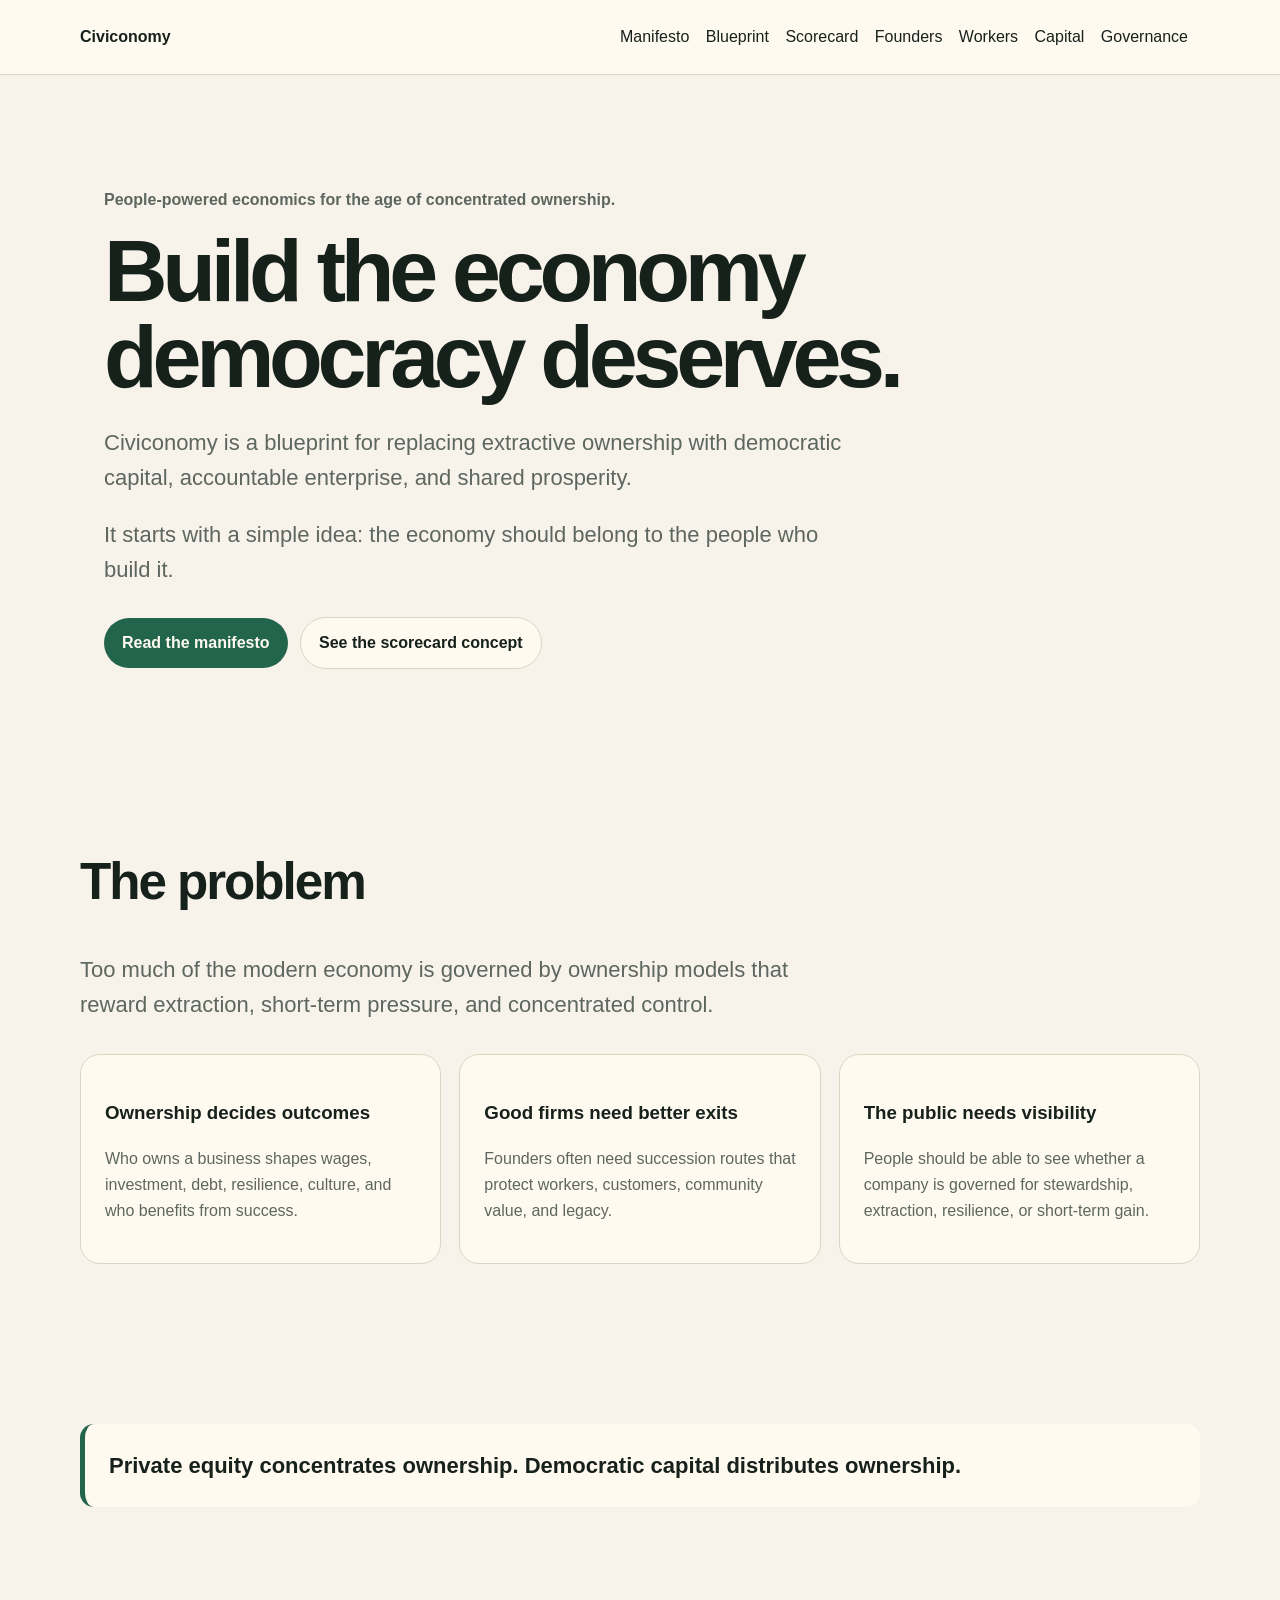
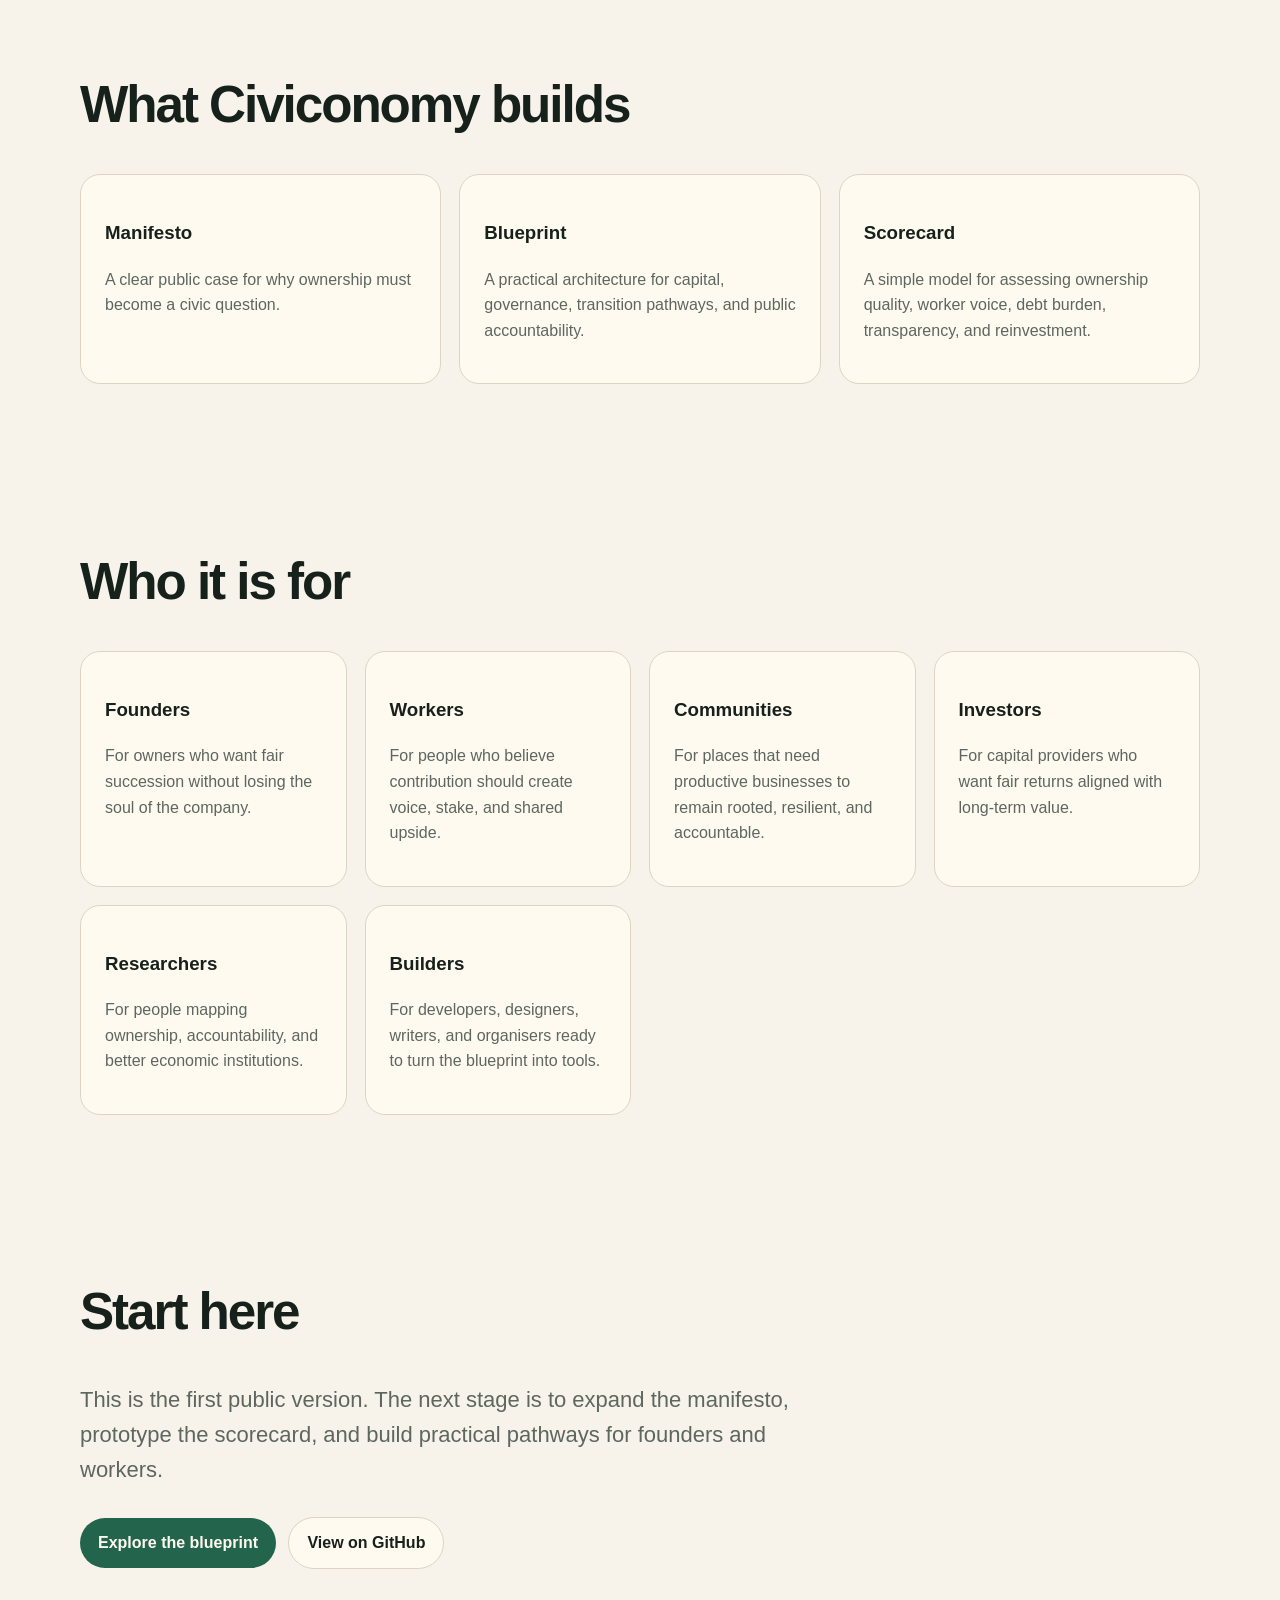
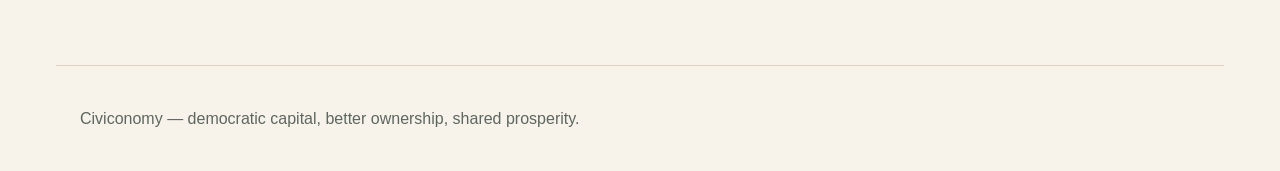
<file: site/index.html>
<!doctype html>
<html lang="en">
<head>
  <meta charset="utf-8">
  <meta name="viewport" content="width=device-width, initial-scale=1">
  <title>Civiconomy — A people-powered economy</title>
  <meta name="description" content="Civiconomy is a blueprint for democratic capital, better ownership, and a people-powered economy.">
  <link rel="stylesheet" href="styles.css">
</head>
<body>
  <header>
    <nav>
      <a class="brand" href="index.html">Civiconomy</a>
      <div>
        <a href="manifesto.html">Manifesto</a>
        <a href="blueprint.html">Blueprint</a>
        <a href="scorecard.html">Scorecard</a>
        <a href="founders.html">Founders</a>
        <a href="workers.html">Workers</a>
        <a href="capital.html">Capital</a>
        <a href="governance.html">Governance</a>
      </div>
    </nav>
  </header>

  <main>
    <section class="hero">
      <p class="muted"><strong>People-powered economics for the age of concentrated ownership.</strong></p>
      <h1>Build the economy democracy deserves.</h1>
      <p class="lede">Civiconomy is a blueprint for replacing extractive ownership with democratic capital, accountable enterprise, and shared prosperity.</p>
      <p class="lede">It starts with a simple idea: the economy should belong to the people who build it.</p>
      <p>
        <a class="button" href="manifesto.html">Read the manifesto</a>
        <a class="button secondary" href="scorecard.html">See the scorecard concept</a>
      </p>
    </section>

    <section>
      <h2>The problem</h2>
      <p class="lede">Too much of the modern economy is governed by ownership models that reward extraction, short-term pressure, and concentrated control.</p>
      <div class="grid">
        <article class="card">
          <h3>Ownership decides outcomes</h3>
          <p>Who owns a business shapes wages, investment, debt, resilience, culture, and who benefits from success.</p>
        </article>
        <article class="card">
          <h3>Good firms need better exits</h3>
          <p>Founders often need succession routes that protect workers, customers, community value, and legacy.</p>
        </article>
        <article class="card">
          <h3>The public needs visibility</h3>
          <p>People should be able to see whether a company is governed for stewardship, extraction, resilience, or short-term gain.</p>
        </article>
      </div>
    </section>

    <section>
      <blockquote>Private equity concentrates ownership. Democratic capital distributes ownership.</blockquote>
    </section>

    <section>
      <h2>What Civiconomy builds</h2>
      <div class="grid">
        <article class="card">
          <h3>Manifesto</h3>
          <p>A clear public case for why ownership must become a civic question.</p>
        </article>
        <article class="card">
          <h3>Blueprint</h3>
          <p>A practical architecture for capital, governance, transition pathways, and public accountability.</p>
        </article>
        <article class="card">
          <h3>Scorecard</h3>
          <p>A simple model for assessing ownership quality, worker voice, debt burden, transparency, and reinvestment.</p>
        </article>
      </div>
    </section>

    <section>
      <h2>Who it is for</h2>
      <div class="grid">
        <article class="card"><h3>Founders</h3><p>For owners who want fair succession without losing the soul of the company.</p></article>
        <article class="card"><h3>Workers</h3><p>For people who believe contribution should create voice, stake, and shared upside.</p></article>
        <article class="card"><h3>Communities</h3><p>For places that need productive businesses to remain rooted, resilient, and accountable.</p></article>
        <article class="card"><h3>Investors</h3><p>For capital providers who want fair returns aligned with long-term value.</p></article>
        <article class="card"><h3>Researchers</h3><p>For people mapping ownership, accountability, and better economic institutions.</p></article>
        <article class="card"><h3>Builders</h3><p>For developers, designers, writers, and organisers ready to turn the blueprint into tools.</p></article>
      </div>
    </section>

    <section>
      <h2>Start here</h2>
      <p class="lede">This is the first public version. The next stage is to expand the manifesto, prototype the scorecard, and build practical pathways for founders and workers.</p>
      <p>
        <a class="button" href="blueprint.html">Explore the blueprint</a>
        <a class="button secondary" href="https://github.com/SolStis86/civiconomy">View on GitHub</a>
      </p>
    </section>
  </main>

  <footer>
    <p>Civiconomy — democratic capital, better ownership, shared prosperity.</p>
  </footer>
</body>
</html>
</file>
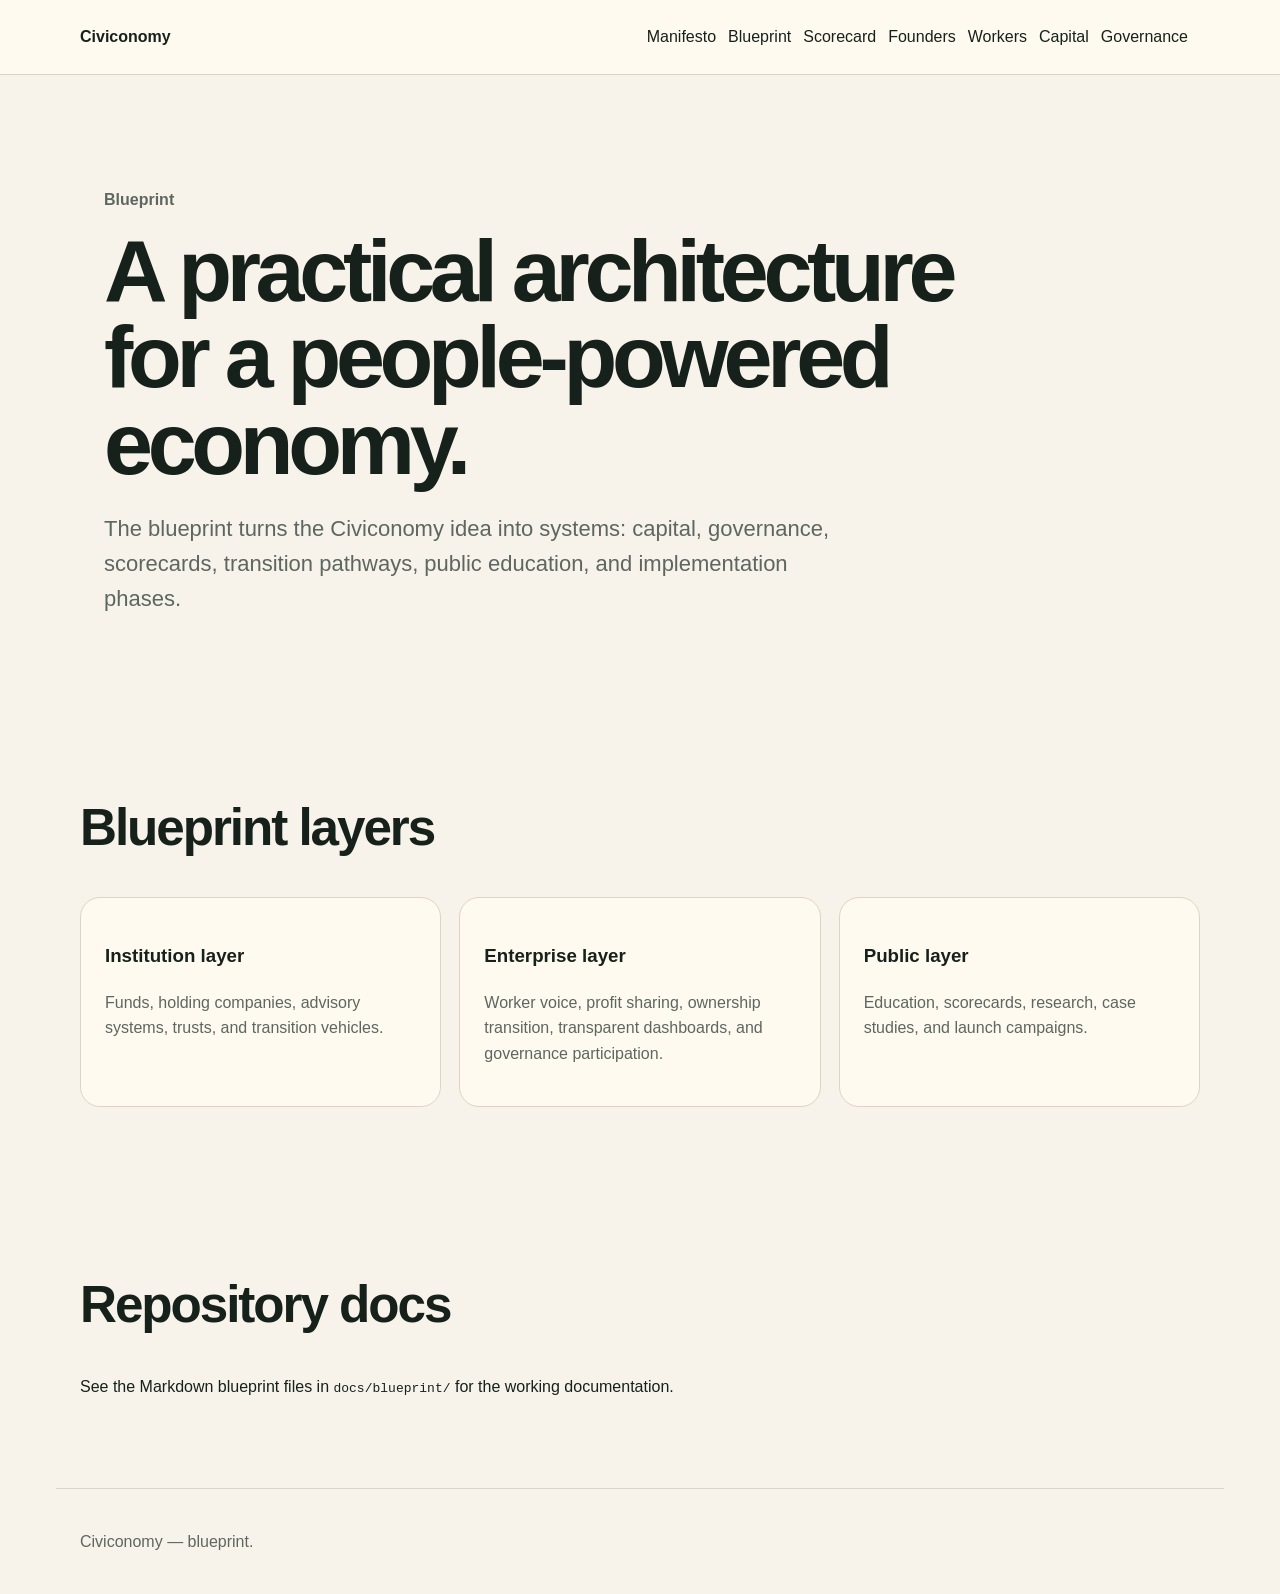
<file: site/blueprint.html>
<!doctype html>
<html lang="en">
<head><meta charset="utf-8"><meta name="viewport" content="width=device-width, initial-scale=1"><title>Blueprint | Civiconomy</title><link rel="stylesheet" href="styles.css"></head>
<body><header><nav><a class="brand" href="index.html">Civiconomy</a><div><a href="manifesto.html">Manifesto</a><a href="blueprint.html">Blueprint</a><a href="scorecard.html">Scorecard</a><a href="founders.html">Founders</a><a href="workers.html">Workers</a><a href="capital.html">Capital</a><a href="governance.html">Governance</a></div></nav></header>
<main><section class="hero"><p class="muted"><strong>Blueprint</strong></p><h1>A practical architecture for a people-powered economy.</h1><p class="lede">The blueprint turns the Civiconomy idea into systems: capital, governance, scorecards, transition pathways, public education, and implementation phases.</p></section>
<section><h2>Blueprint layers</h2><div class="grid"><div class="card"><h3>Institution layer</h3><p>Funds, holding companies, advisory systems, trusts, and transition vehicles.</p></div><div class="card"><h3>Enterprise layer</h3><p>Worker voice, profit sharing, ownership transition, transparent dashboards, and governance participation.</p></div><div class="card"><h3>Public layer</h3><p>Education, scorecards, research, case studies, and launch campaigns.</p></div></div></section>
<section><h2>Repository docs</h2><p>See the Markdown blueprint files in <code>docs/blueprint/</code> for the working documentation.</p></section></main><footer><p>Civiconomy — blueprint.</p></footer></body></html>
</file>
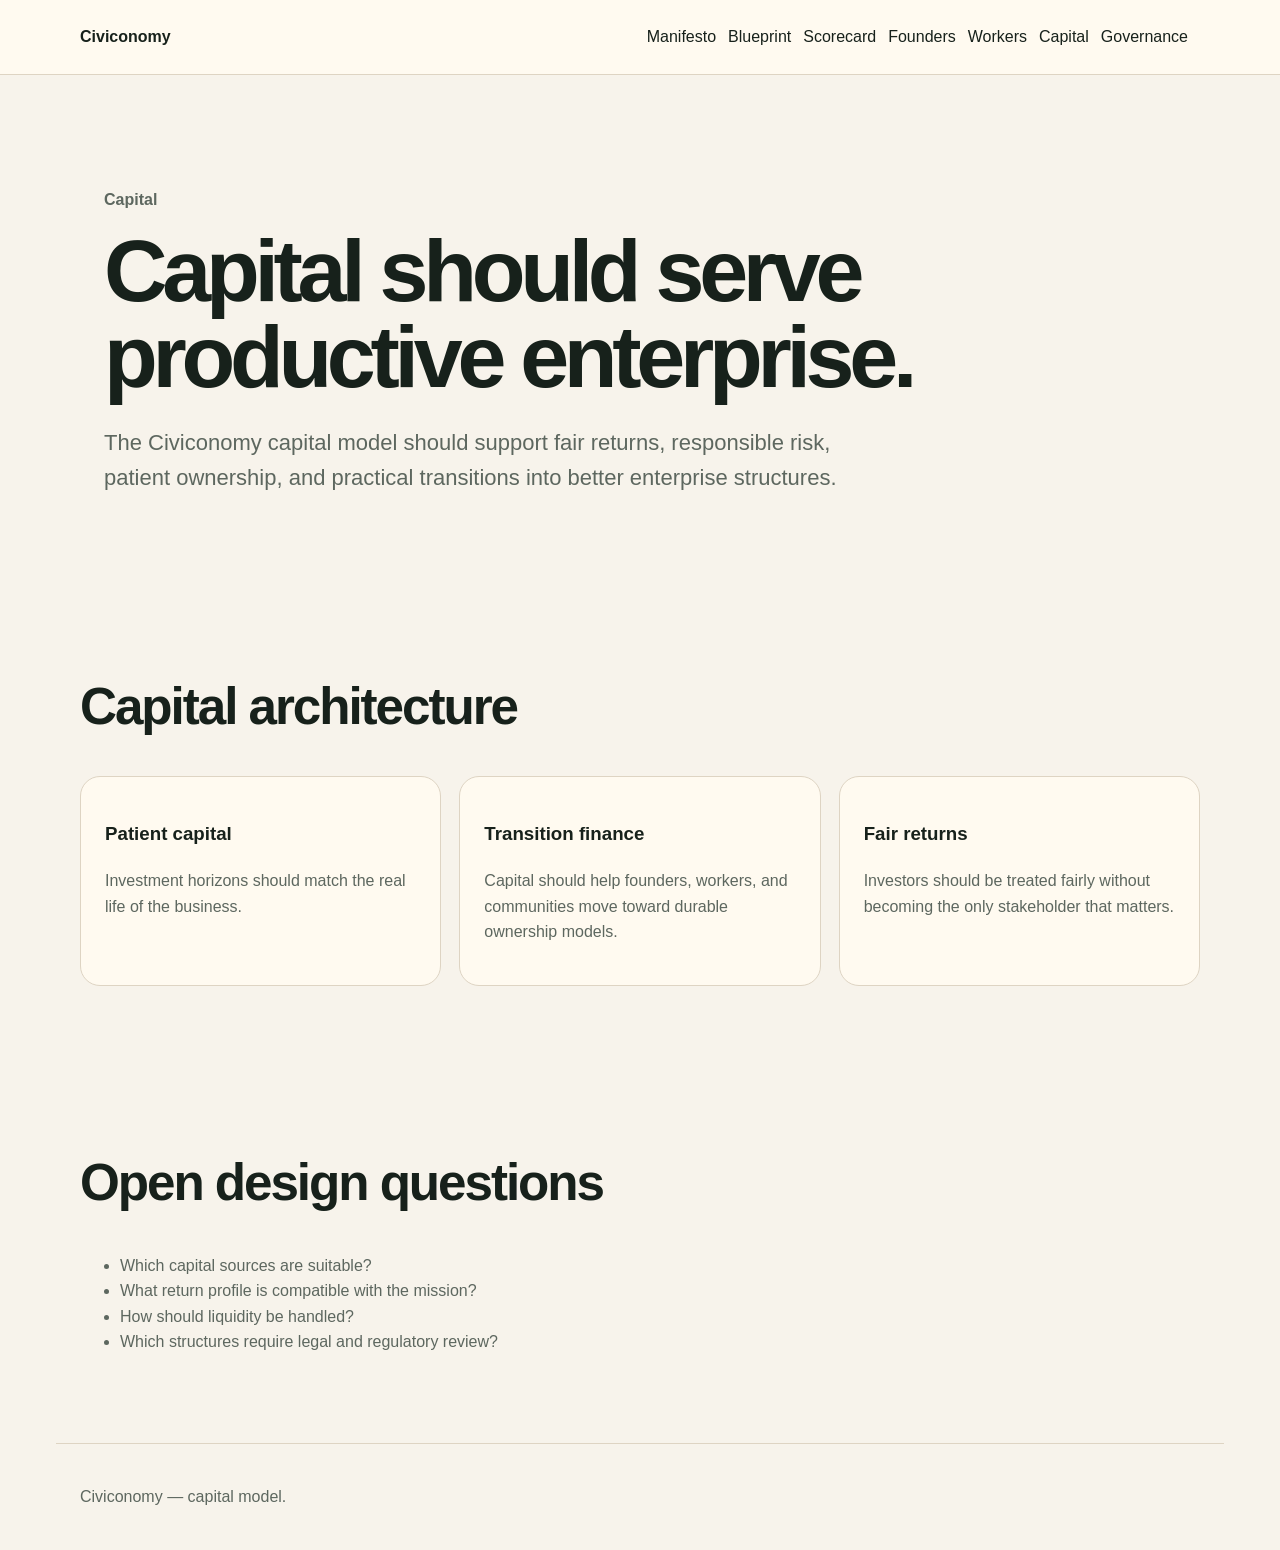
<file: site/capital.html>
<!doctype html>
<html lang="en"><head><meta charset="utf-8"><meta name="viewport" content="width=device-width, initial-scale=1"><title>Capital | Civiconomy</title><link rel="stylesheet" href="styles.css"></head>
<body><header><nav><a class="brand" href="index.html">Civiconomy</a><div><a href="manifesto.html">Manifesto</a><a href="blueprint.html">Blueprint</a><a href="scorecard.html">Scorecard</a><a href="founders.html">Founders</a><a href="workers.html">Workers</a><a href="capital.html">Capital</a><a href="governance.html">Governance</a></div></nav></header>
<main><section class="hero"><p class="muted"><strong>Capital</strong></p><h1>Capital should serve productive enterprise.</h1><p class="lede">The Civiconomy capital model should support fair returns, responsible risk, patient ownership, and practical transitions into better enterprise structures.</p></section>
<section><h2>Capital architecture</h2><div class="grid"><div class="card"><h3>Patient capital</h3><p>Investment horizons should match the real life of the business.</p></div><div class="card"><h3>Transition finance</h3><p>Capital should help founders, workers, and communities move toward durable ownership models.</p></div><div class="card"><h3>Fair returns</h3><p>Investors should be treated fairly without becoming the only stakeholder that matters.</p></div></div></section>
<section><h2>Open design questions</h2><ul><li>Which capital sources are suitable?</li><li>What return profile is compatible with the mission?</li><li>How should liquidity be handled?</li><li>Which structures require legal and regulatory review?</li></ul></section></main><footer><p>Civiconomy — capital model.</p></footer></body></html>
</file>
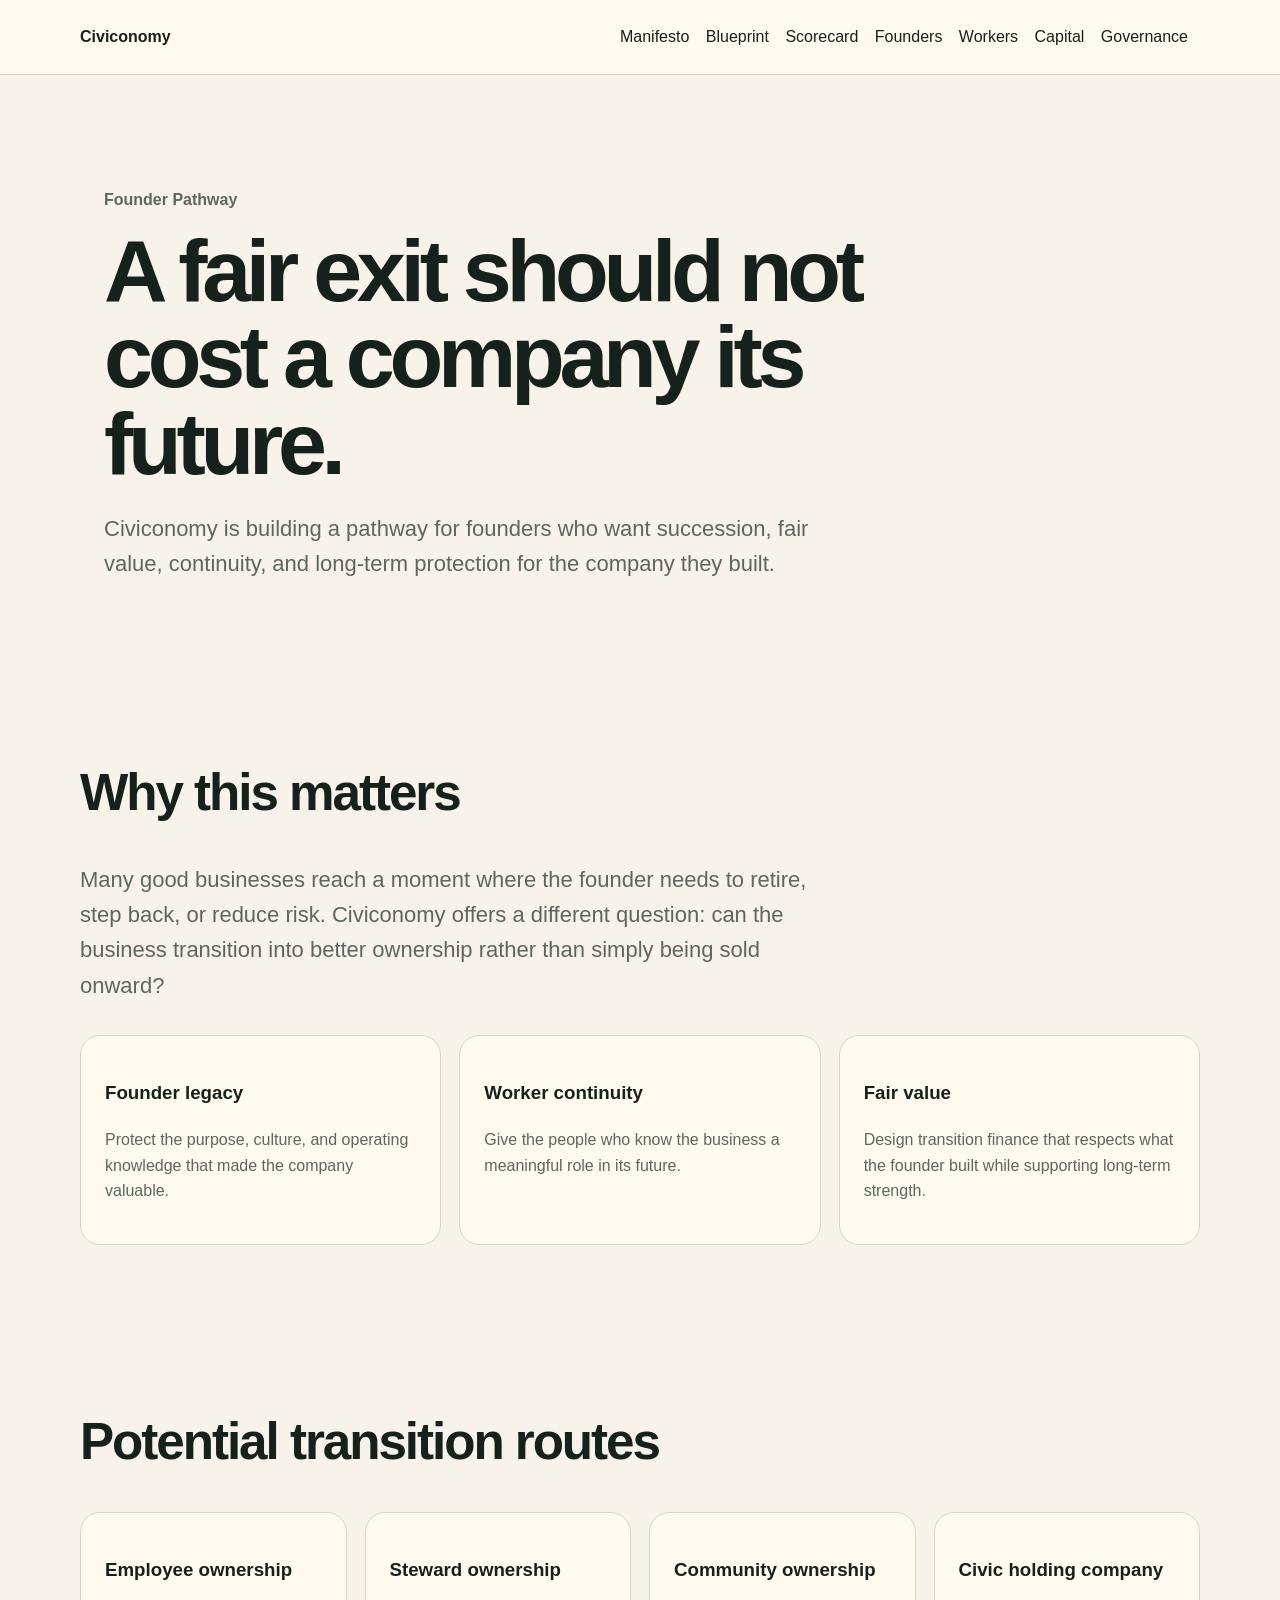
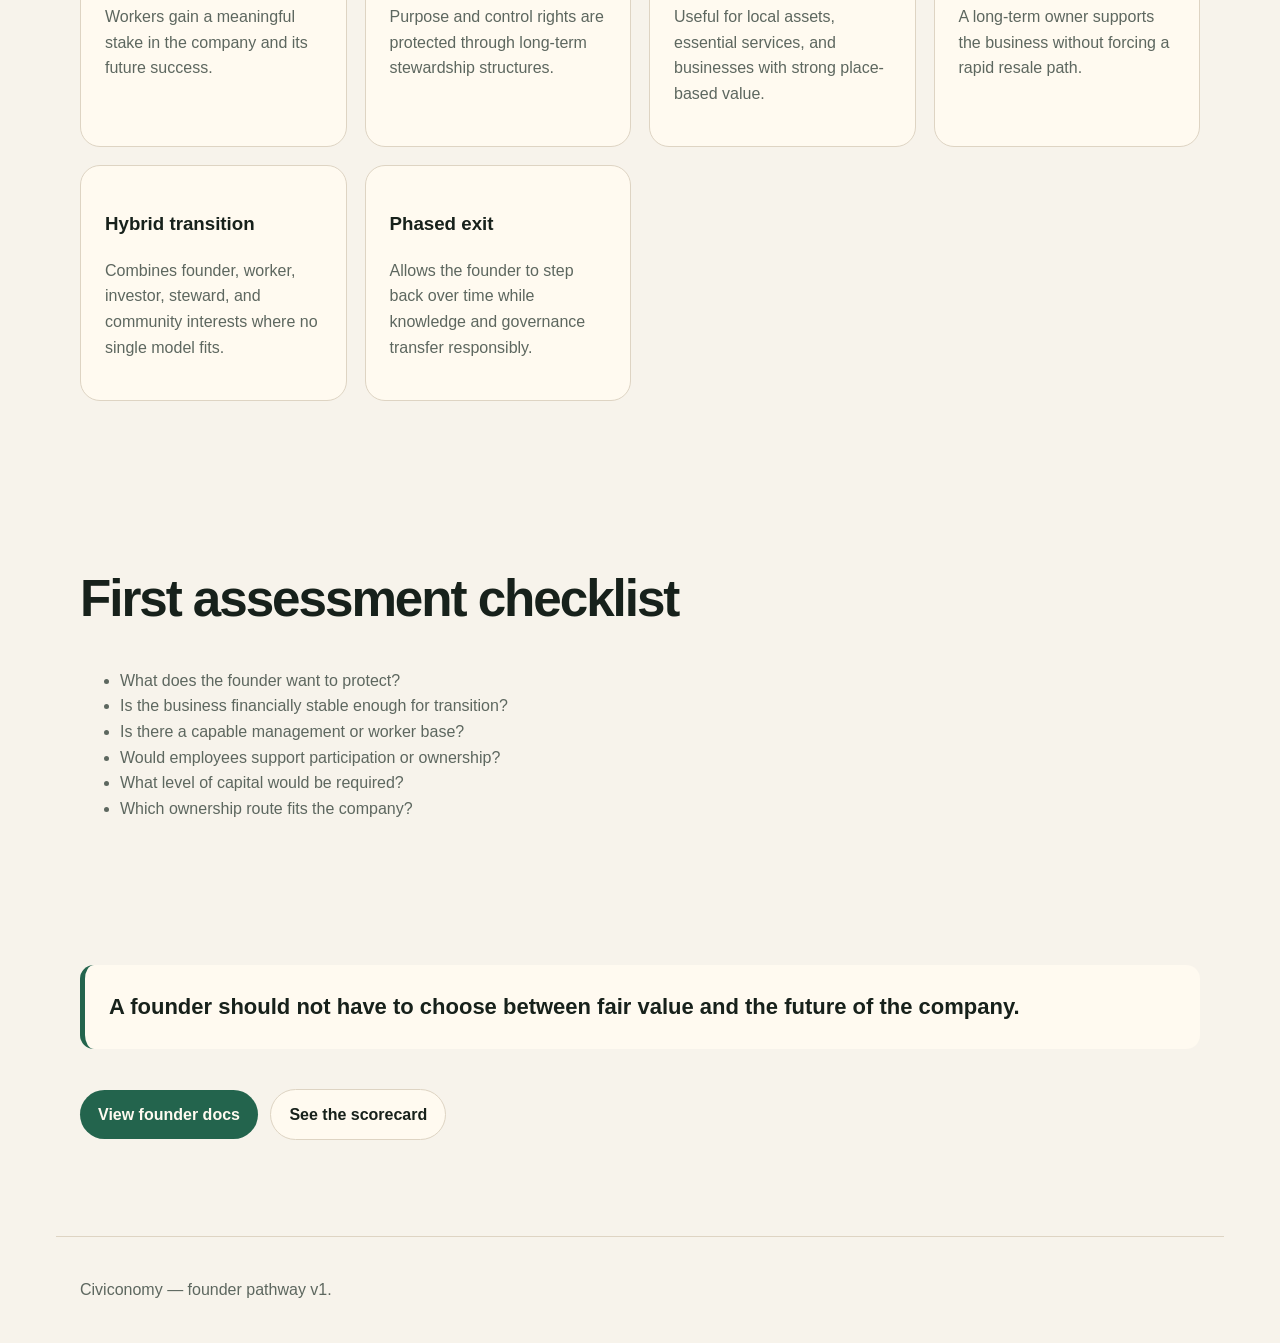
<file: site/founders.html>
<!doctype html>
<html lang="en">
<head>
  <meta charset="utf-8">
  <meta name="viewport" content="width=device-width, initial-scale=1">
  <title>Founders | Civiconomy</title>
  <meta name="description" content="Founder succession pathways for better ownership and long-term business continuity.">
  <link rel="stylesheet" href="styles.css">
</head>
<body>
<header>
  <nav>
    <a class="brand" href="index.html">Civiconomy</a>
    <div>
      <a href="manifesto.html">Manifesto</a>
      <a href="blueprint.html">Blueprint</a>
      <a href="scorecard.html">Scorecard</a>
      <a href="founders.html">Founders</a>
      <a href="workers.html">Workers</a>
      <a href="capital.html">Capital</a>
      <a href="governance.html">Governance</a>
    </div>
  </nav>
</header>

<main>
  <section class="hero">
    <p class="muted"><strong>Founder Pathway</strong></p>
    <h1>A fair exit should not cost a company its future.</h1>
    <p class="lede">Civiconomy is building a pathway for founders who want succession, fair value, continuity, and long-term protection for the company they built.</p>
  </section>

  <section>
    <h2>Why this matters</h2>
    <p class="lede">Many good businesses reach a moment where the founder needs to retire, step back, or reduce risk. Civiconomy offers a different question: can the business transition into better ownership rather than simply being sold onward?</p>
    <div class="grid">
      <div class="card"><h3>Founder legacy</h3><p>Protect the purpose, culture, and operating knowledge that made the company valuable.</p></div>
      <div class="card"><h3>Worker continuity</h3><p>Give the people who know the business a meaningful role in its future.</p></div>
      <div class="card"><h3>Fair value</h3><p>Design transition finance that respects what the founder built while supporting long-term strength.</p></div>
    </div>
  </section>

  <section>
    <h2>Potential transition routes</h2>
    <div class="grid">
      <div class="card"><h3>Employee ownership</h3><p>Workers gain a meaningful stake in the company and its future success.</p></div>
      <div class="card"><h3>Steward ownership</h3><p>Purpose and control rights are protected through long-term stewardship structures.</p></div>
      <div class="card"><h3>Community ownership</h3><p>Useful for local assets, essential services, and businesses with strong place-based value.</p></div>
      <div class="card"><h3>Civic holding company</h3><p>A long-term owner supports the business without forcing a rapid resale path.</p></div>
      <div class="card"><h3>Hybrid transition</h3><p>Combines founder, worker, investor, steward, and community interests where no single model fits.</p></div>
      <div class="card"><h3>Phased exit</h3><p>Allows the founder to step back over time while knowledge and governance transfer responsibly.</p></div>
    </div>
  </section>

  <section>
    <h2>First assessment checklist</h2>
    <ul>
      <li>What does the founder want to protect?</li>
      <li>Is the business financially stable enough for transition?</li>
      <li>Is there a capable management or worker base?</li>
      <li>Would employees support participation or ownership?</li>
      <li>What level of capital would be required?</li>
      <li>Which ownership route fits the company?</li>
    </ul>
  </section>

  <section>
    <blockquote>A founder should not have to choose between fair value and the future of the company.</blockquote>
    <p>
      <a class="button" href="https://github.com/SolStis86/civiconomy/tree/main/docs/founders">View founder docs</a>
      <a class="button secondary" href="scorecard.html">See the scorecard</a>
    </p>
  </section>
</main>

<footer><p>Civiconomy — founder pathway v1.</p></footer>
</body>
</html>
</file>
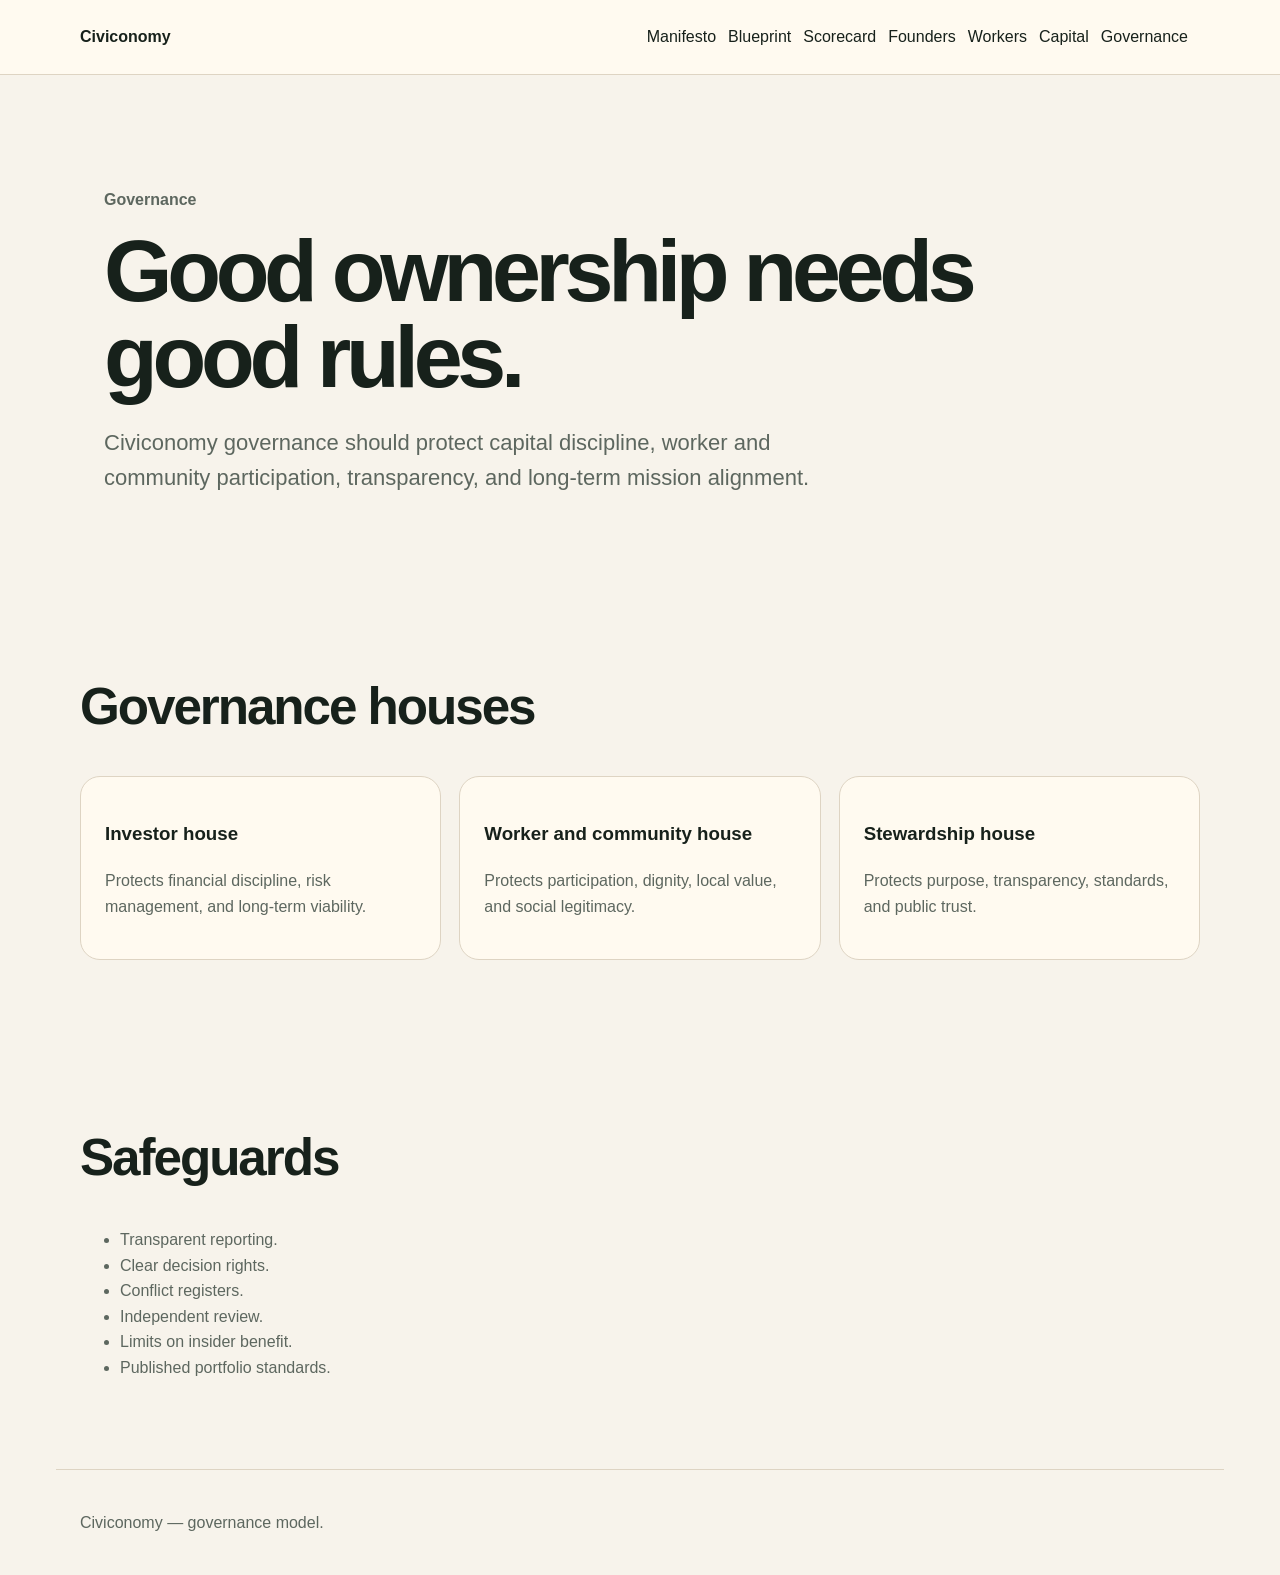
<file: site/governance.html>
<!doctype html>
<html lang="en"><head><meta charset="utf-8"><meta name="viewport" content="width=device-width, initial-scale=1"><title>Governance | Civiconomy</title><link rel="stylesheet" href="styles.css"></head>
<body><header><nav><a class="brand" href="index.html">Civiconomy</a><div><a href="manifesto.html">Manifesto</a><a href="blueprint.html">Blueprint</a><a href="scorecard.html">Scorecard</a><a href="founders.html">Founders</a><a href="workers.html">Workers</a><a href="capital.html">Capital</a><a href="governance.html">Governance</a></div></nav></header>
<main><section class="hero"><p class="muted"><strong>Governance</strong></p><h1>Good ownership needs good rules.</h1><p class="lede">Civiconomy governance should protect capital discipline, worker and community participation, transparency, and long-term mission alignment.</p></section>
<section><h2>Governance houses</h2><div class="grid"><div class="card"><h3>Investor house</h3><p>Protects financial discipline, risk management, and long-term viability.</p></div><div class="card"><h3>Worker and community house</h3><p>Protects participation, dignity, local value, and social legitimacy.</p></div><div class="card"><h3>Stewardship house</h3><p>Protects purpose, transparency, standards, and public trust.</p></div></div></section>
<section><h2>Safeguards</h2><ul><li>Transparent reporting.</li><li>Clear decision rights.</li><li>Conflict registers.</li><li>Independent review.</li><li>Limits on insider benefit.</li><li>Published portfolio standards.</li></ul></section></main><footer><p>Civiconomy — governance model.</p></footer></body></html>
</file>
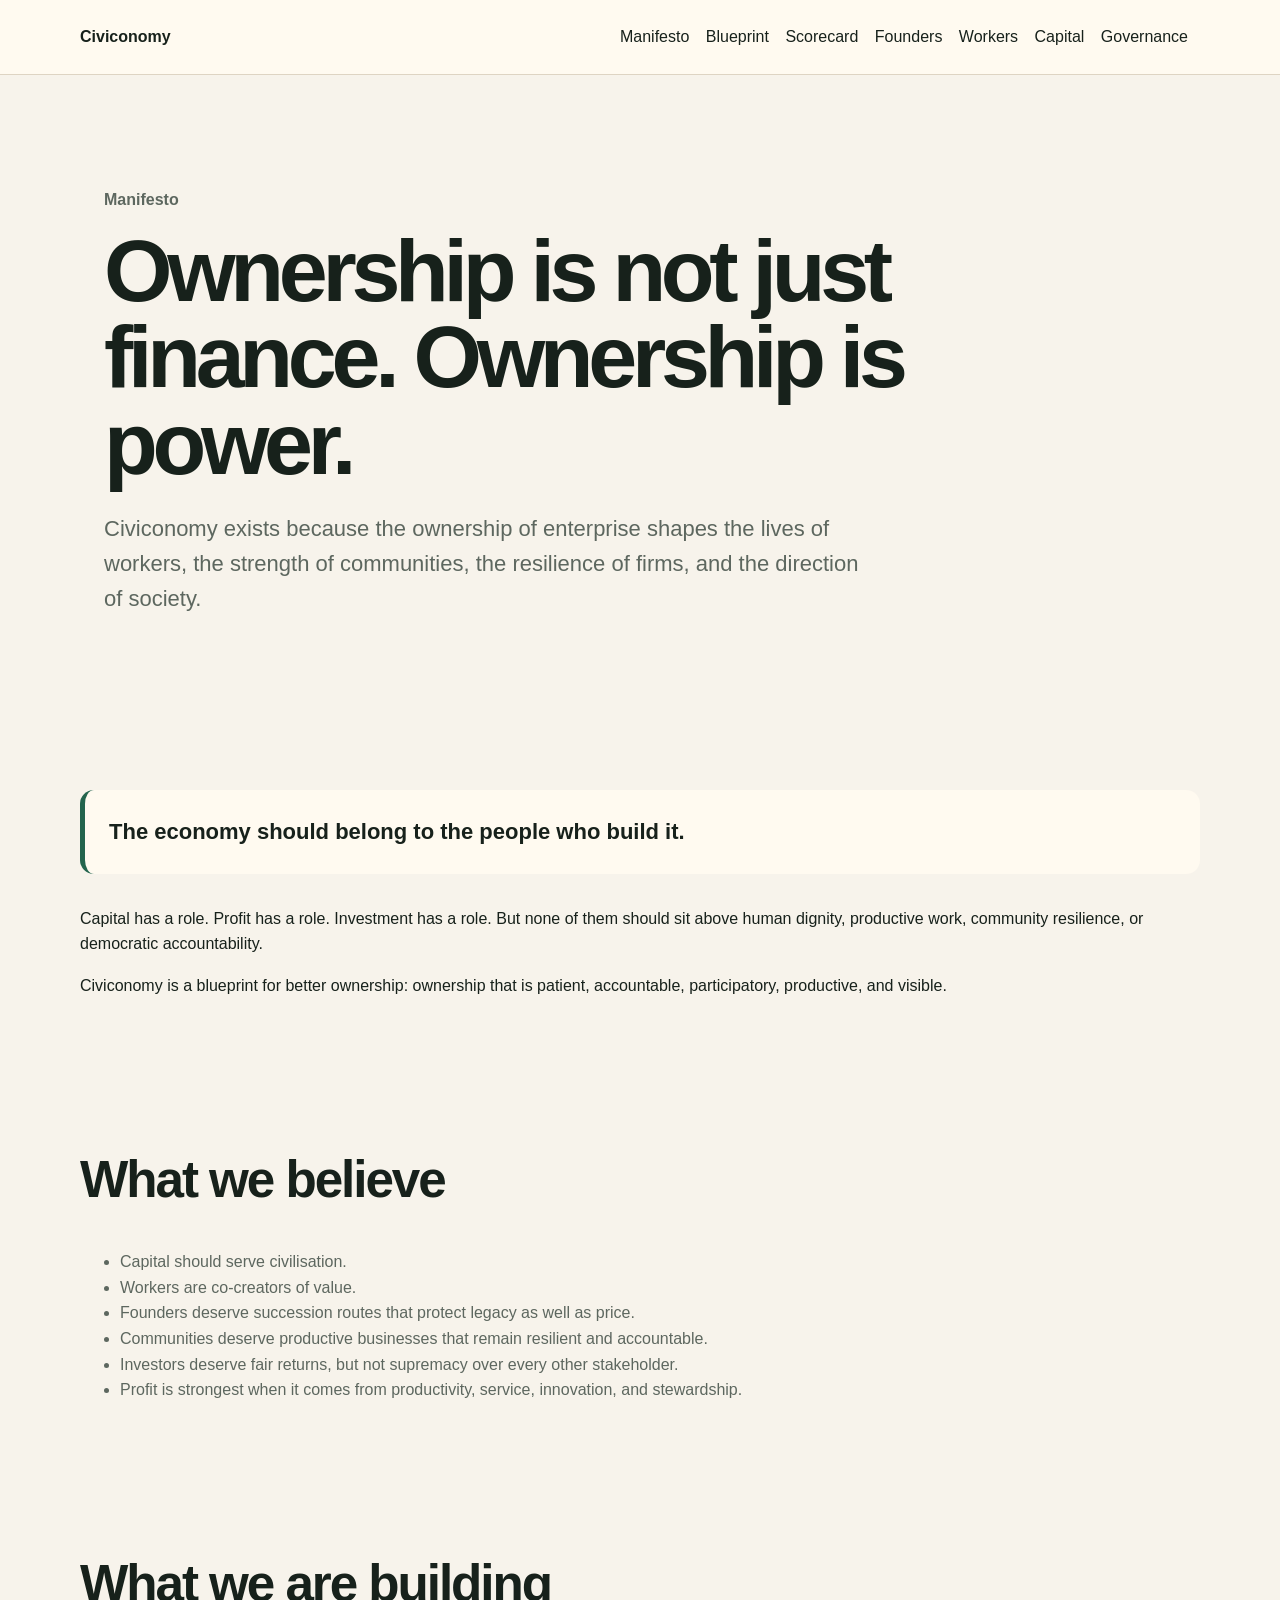
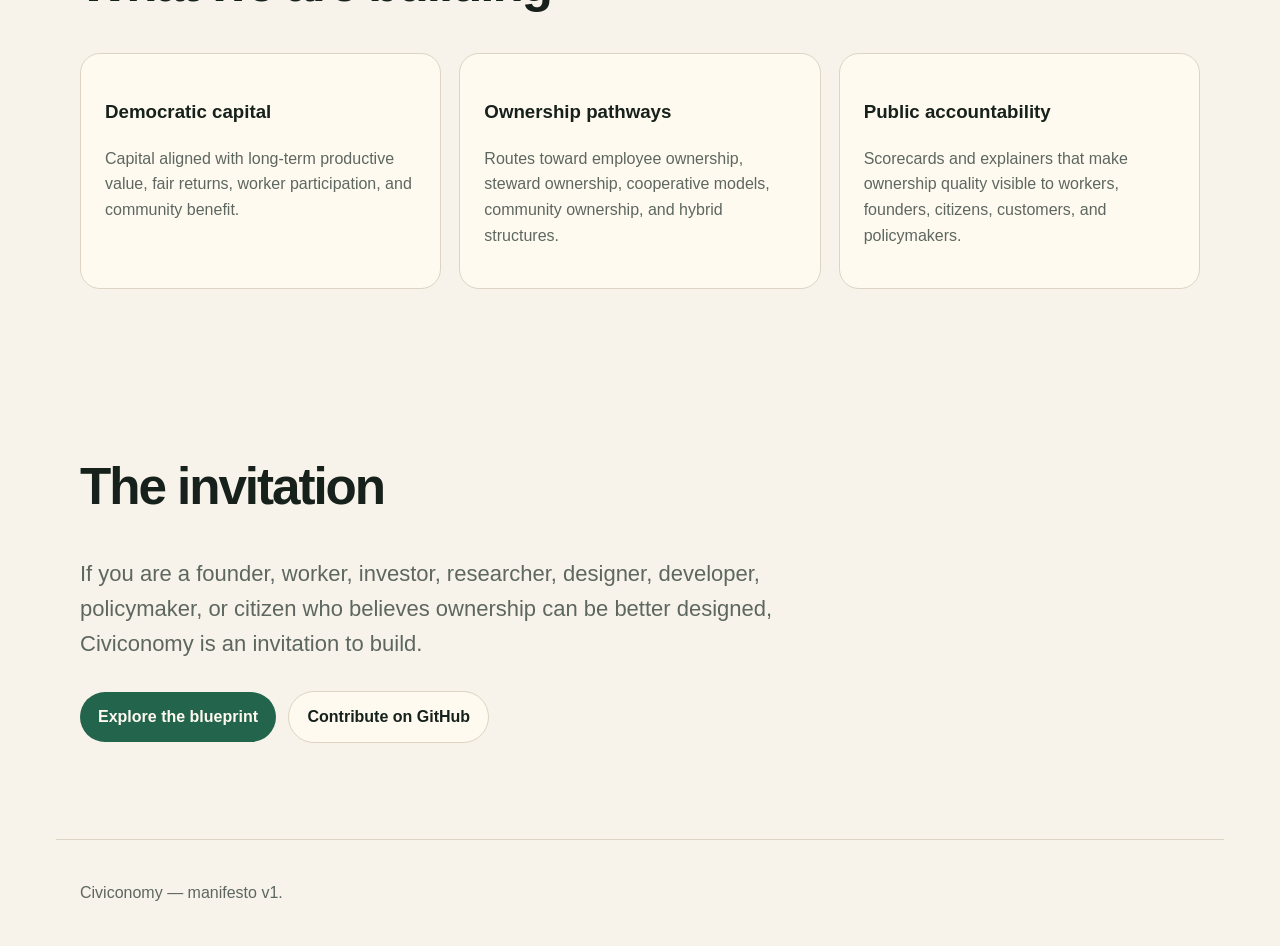
<file: site/manifesto.html>
<!doctype html>
<html lang="en">
<head>
  <meta charset="utf-8">
  <meta name="viewport" content="width=device-width, initial-scale=1">
  <title>Manifesto | Civiconomy</title>
  <meta name="description" content="The Civiconomy manifesto for democratic capital and better ownership.">
  <link rel="stylesheet" href="styles.css">
</head>
<body>
<header>
  <nav>
    <a class="brand" href="index.html">Civiconomy</a>
    <div>
      <a href="manifesto.html">Manifesto</a>
      <a href="blueprint.html">Blueprint</a>
      <a href="scorecard.html">Scorecard</a>
      <a href="founders.html">Founders</a>
      <a href="workers.html">Workers</a>
      <a href="capital.html">Capital</a>
      <a href="governance.html">Governance</a>
    </div>
  </nav>
</header>

<main>
  <section class="hero">
    <p class="muted"><strong>Manifesto</strong></p>
    <h1>Ownership is not just finance. Ownership is power.</h1>
    <p class="lede">Civiconomy exists because the ownership of enterprise shapes the lives of workers, the strength of communities, the resilience of firms, and the direction of society.</p>
  </section>

  <section>
    <blockquote>The economy should belong to the people who build it.</blockquote>
    <p>Capital has a role. Profit has a role. Investment has a role. But none of them should sit above human dignity, productive work, community resilience, or democratic accountability.</p>
    <p>Civiconomy is a blueprint for better ownership: ownership that is patient, accountable, participatory, productive, and visible.</p>
  </section>

  <section>
    <h2>What we believe</h2>
    <ul>
      <li>Capital should serve civilisation.</li>
      <li>Workers are co-creators of value.</li>
      <li>Founders deserve succession routes that protect legacy as well as price.</li>
      <li>Communities deserve productive businesses that remain resilient and accountable.</li>
      <li>Investors deserve fair returns, but not supremacy over every other stakeholder.</li>
      <li>Profit is strongest when it comes from productivity, service, innovation, and stewardship.</li>
    </ul>
  </section>

  <section>
    <h2>What we are building</h2>
    <div class="grid">
      <div class="card"><h3>Democratic capital</h3><p>Capital aligned with long-term productive value, fair returns, worker participation, and community benefit.</p></div>
      <div class="card"><h3>Ownership pathways</h3><p>Routes toward employee ownership, steward ownership, cooperative models, community ownership, and hybrid structures.</p></div>
      <div class="card"><h3>Public accountability</h3><p>Scorecards and explainers that make ownership quality visible to workers, founders, citizens, customers, and policymakers.</p></div>
    </div>
  </section>

  <section>
    <h2>The invitation</h2>
    <p class="lede">If you are a founder, worker, investor, researcher, designer, developer, policymaker, or citizen who believes ownership can be better designed, Civiconomy is an invitation to build.</p>
    <p>
      <a class="button" href="blueprint.html">Explore the blueprint</a>
      <a class="button secondary" href="https://github.com/SolStis86/civiconomy/issues">Contribute on GitHub</a>
    </p>
  </section>
</main>

<footer><p>Civiconomy — manifesto v1.</p></footer>
</body>
</html>
</file>
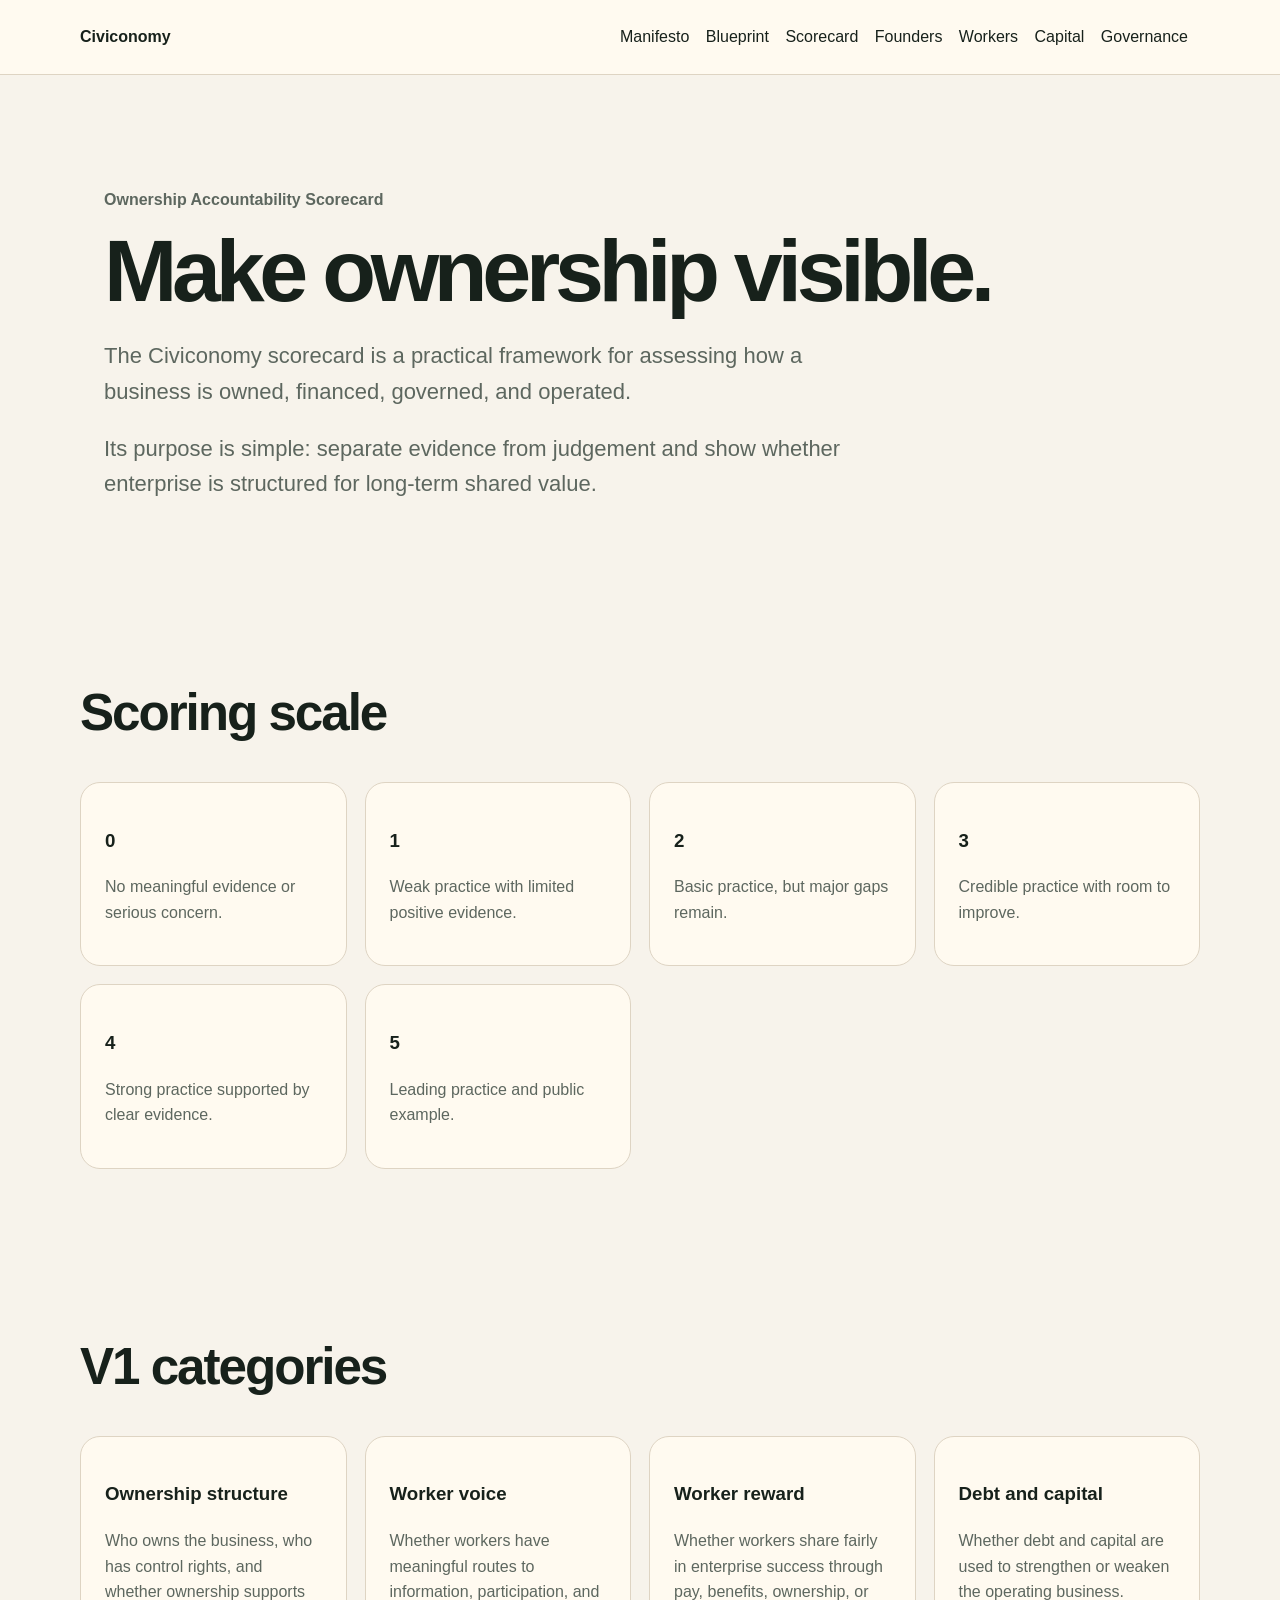
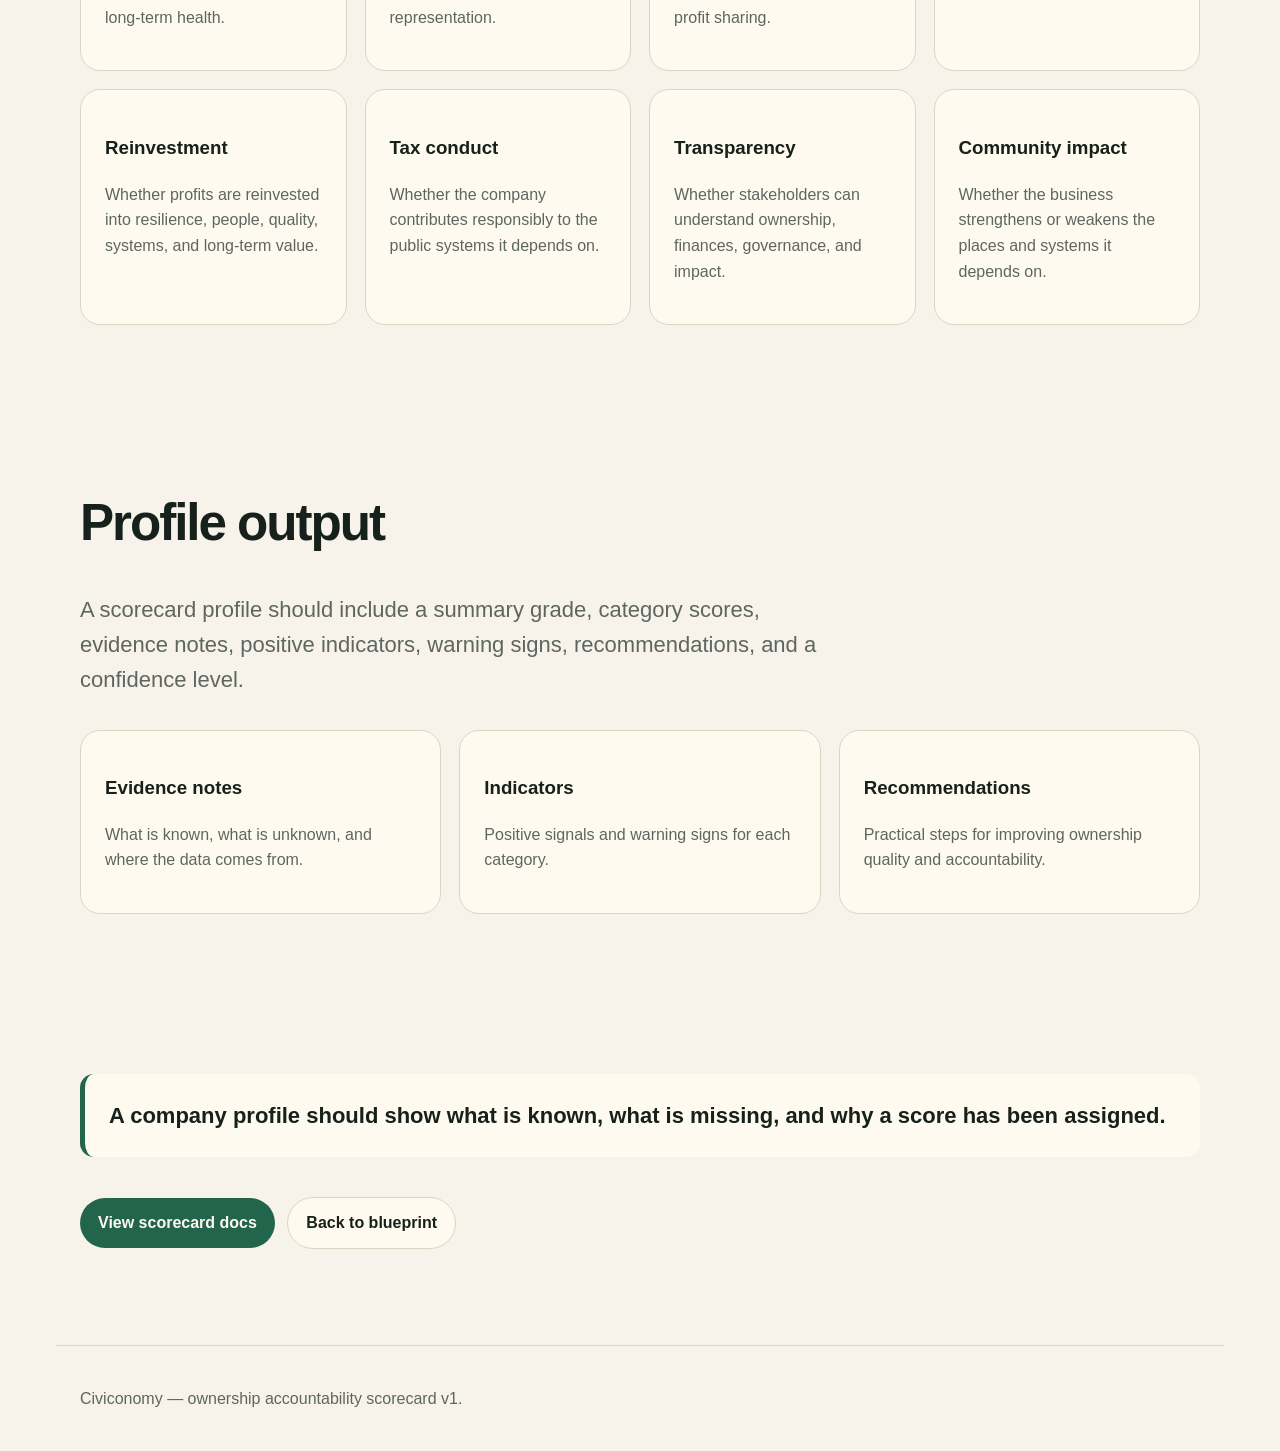
<file: site/scorecard.html>
<!doctype html>
<html lang="en">
<head>
  <meta charset="utf-8">
  <meta name="viewport" content="width=device-width, initial-scale=1">
  <title>Scorecard | Civiconomy</title>
  <meta name="description" content="The Civiconomy ownership accountability scorecard.">
  <link rel="stylesheet" href="styles.css">
</head>
<body>
<header>
  <nav>
    <a class="brand" href="index.html">Civiconomy</a>
    <div>
      <a href="manifesto.html">Manifesto</a>
      <a href="blueprint.html">Blueprint</a>
      <a href="scorecard.html">Scorecard</a>
      <a href="founders.html">Founders</a>
      <a href="workers.html">Workers</a>
      <a href="capital.html">Capital</a>
      <a href="governance.html">Governance</a>
    </div>
  </nav>
</header>

<main>
  <section class="hero">
    <p class="muted"><strong>Ownership Accountability Scorecard</strong></p>
    <h1>Make ownership visible.</h1>
    <p class="lede">The Civiconomy scorecard is a practical framework for assessing how a business is owned, financed, governed, and operated.</p>
    <p class="lede">Its purpose is simple: separate evidence from judgement and show whether enterprise is structured for long-term shared value.</p>
  </section>

  <section>
    <h2>Scoring scale</h2>
    <div class="grid">
      <div class="card"><h3>0</h3><p>No meaningful evidence or serious concern.</p></div>
      <div class="card"><h3>1</h3><p>Weak practice with limited positive evidence.</p></div>
      <div class="card"><h3>2</h3><p>Basic practice, but major gaps remain.</p></div>
      <div class="card"><h3>3</h3><p>Credible practice with room to improve.</p></div>
      <div class="card"><h3>4</h3><p>Strong practice supported by clear evidence.</p></div>
      <div class="card"><h3>5</h3><p>Leading practice and public example.</p></div>
    </div>
  </section>

  <section>
    <h2>V1 categories</h2>
    <div class="grid">
      <div class="card"><h3>Ownership structure</h3><p>Who owns the business, who has control rights, and whether ownership supports long-term health.</p></div>
      <div class="card"><h3>Worker voice</h3><p>Whether workers have meaningful routes to information, participation, and representation.</p></div>
      <div class="card"><h3>Worker reward</h3><p>Whether workers share fairly in enterprise success through pay, benefits, ownership, or profit sharing.</p></div>
      <div class="card"><h3>Debt and capital</h3><p>Whether debt and capital are used to strengthen or weaken the operating business.</p></div>
      <div class="card"><h3>Reinvestment</h3><p>Whether profits are reinvested into resilience, people, quality, systems, and long-term value.</p></div>
      <div class="card"><h3>Tax conduct</h3><p>Whether the company contributes responsibly to the public systems it depends on.</p></div>
      <div class="card"><h3>Transparency</h3><p>Whether stakeholders can understand ownership, finances, governance, and impact.</p></div>
      <div class="card"><h3>Community impact</h3><p>Whether the business strengthens or weakens the places and systems it depends on.</p></div>
    </div>
  </section>

  <section>
    <h2>Profile output</h2>
    <p class="lede">A scorecard profile should include a summary grade, category scores, evidence notes, positive indicators, warning signs, recommendations, and a confidence level.</p>
    <div class="grid">
      <div class="card"><h3>Evidence notes</h3><p>What is known, what is unknown, and where the data comes from.</p></div>
      <div class="card"><h3>Indicators</h3><p>Positive signals and warning signs for each category.</p></div>
      <div class="card"><h3>Recommendations</h3><p>Practical steps for improving ownership quality and accountability.</p></div>
    </div>
  </section>

  <section>
    <blockquote>A company profile should show what is known, what is missing, and why a score has been assigned.</blockquote>
    <p>
      <a class="button" href="https://github.com/SolStis86/civiconomy/tree/main/docs/scorecard">View scorecard docs</a>
      <a class="button secondary" href="blueprint.html">Back to blueprint</a>
    </p>
  </section>
</main>

<footer><p>Civiconomy — ownership accountability scorecard v1.</p></footer>
</body>
</html>
</file>
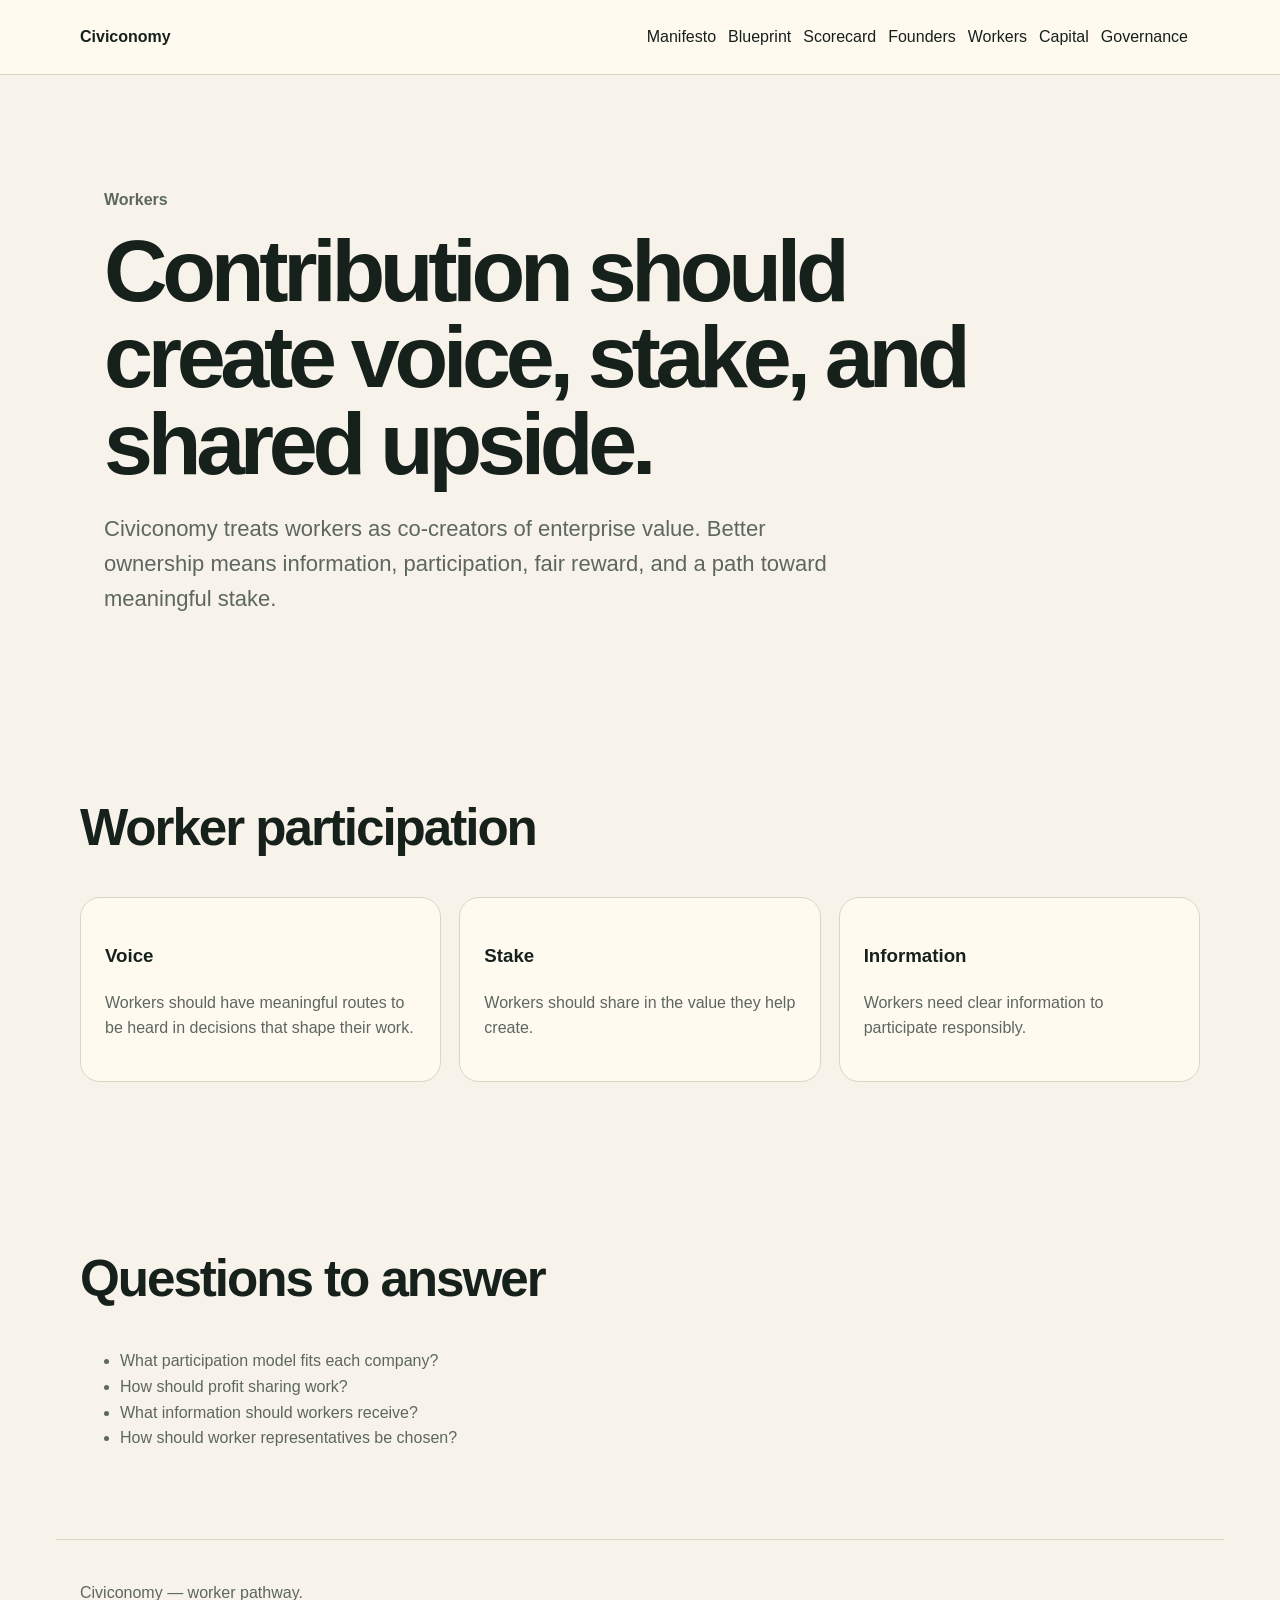
<file: site/workers.html>
<!doctype html>
<html lang="en"><head><meta charset="utf-8"><meta name="viewport" content="width=device-width, initial-scale=1"><title>Workers | Civiconomy</title><link rel="stylesheet" href="styles.css"></head>
<body><header><nav><a class="brand" href="index.html">Civiconomy</a><div><a href="manifesto.html">Manifesto</a><a href="blueprint.html">Blueprint</a><a href="scorecard.html">Scorecard</a><a href="founders.html">Founders</a><a href="workers.html">Workers</a><a href="capital.html">Capital</a><a href="governance.html">Governance</a></div></nav></header>
<main><section class="hero"><p class="muted"><strong>Workers</strong></p><h1>Contribution should create voice, stake, and shared upside.</h1><p class="lede">Civiconomy treats workers as co-creators of enterprise value. Better ownership means information, participation, fair reward, and a path toward meaningful stake.</p></section>
<section><h2>Worker participation</h2><div class="grid"><div class="card"><h3>Voice</h3><p>Workers should have meaningful routes to be heard in decisions that shape their work.</p></div><div class="card"><h3>Stake</h3><p>Workers should share in the value they help create.</p></div><div class="card"><h3>Information</h3><p>Workers need clear information to participate responsibly.</p></div></div></section>
<section><h2>Questions to answer</h2><ul><li>What participation model fits each company?</li><li>How should profit sharing work?</li><li>What information should workers receive?</li><li>How should worker representatives be chosen?</li></ul></section></main><footer><p>Civiconomy — worker pathway.</p></footer></body></html>
</file>
<file: site/styles.css>
body {
  margin: 0;
  font-family: Arial, Helvetica, sans-serif;
  color: #17211b;
  background: #f7f3eb;
  line-height: 1.6;
}

header {
  border-bottom: 1px solid #ded4c3;
  background: #fffaf0;
}

nav, main, footer {
  max-width: 1120px;
  margin: 0 auto;
  padding: 24px;
}

nav {
  display: flex;
  justify-content: space-between;
  gap: 20px;
  flex-wrap: wrap;
}

nav a {
  color: #17211b;
  text-decoration: none;
  margin-right: 12px;
}

.brand {
  font-weight: 800;
}

.hero {
  padding: 72px 24px;
}

h1 {
  max-width: 900px;
  font-size: clamp(42px, 8vw, 88px);
  line-height: 0.98;
  letter-spacing: -0.06em;
  margin: 0 0 24px;
}

h2 {
  font-size: clamp(30px, 4vw, 52px);
  line-height: 1.05;
  letter-spacing: -0.04em;
}

.lede {
  max-width: 760px;
  color: #5d675f;
  font-size: 22px;
}

.button {
  display: inline-block;
  padding: 12px 18px;
  border-radius: 999px;
  background: #23644d;
  color: #fffaf0;
  text-decoration: none;
  font-weight: 700;
  margin: 8px 8px 8px 0;
}

.button.secondary {
  background: #fffaf0;
  color: #17211b;
  border: 1px solid #ded4c3;
}

.grid {
  display: grid;
  grid-template-columns: repeat(auto-fit, minmax(240px, 1fr));
  gap: 18px;
  margin: 32px 0;
}

.card {
  padding: 24px;
  border: 1px solid #ded4c3;
  border-radius: 20px;
  background: #fffaf0;
}

.card p, .muted, li {
  color: #5d675f;
}

section {
  padding: 48px 0;
}

blockquote {
  margin: 32px 0;
  padding: 24px;
  border-left: 5px solid #23644d;
  background: #fffaf0;
  border-radius: 14px;
  font-size: 22px;
  font-weight: 700;
}

footer {
  border-top: 1px solid #ded4c3;
  color: #5d675f;
}
</file>
